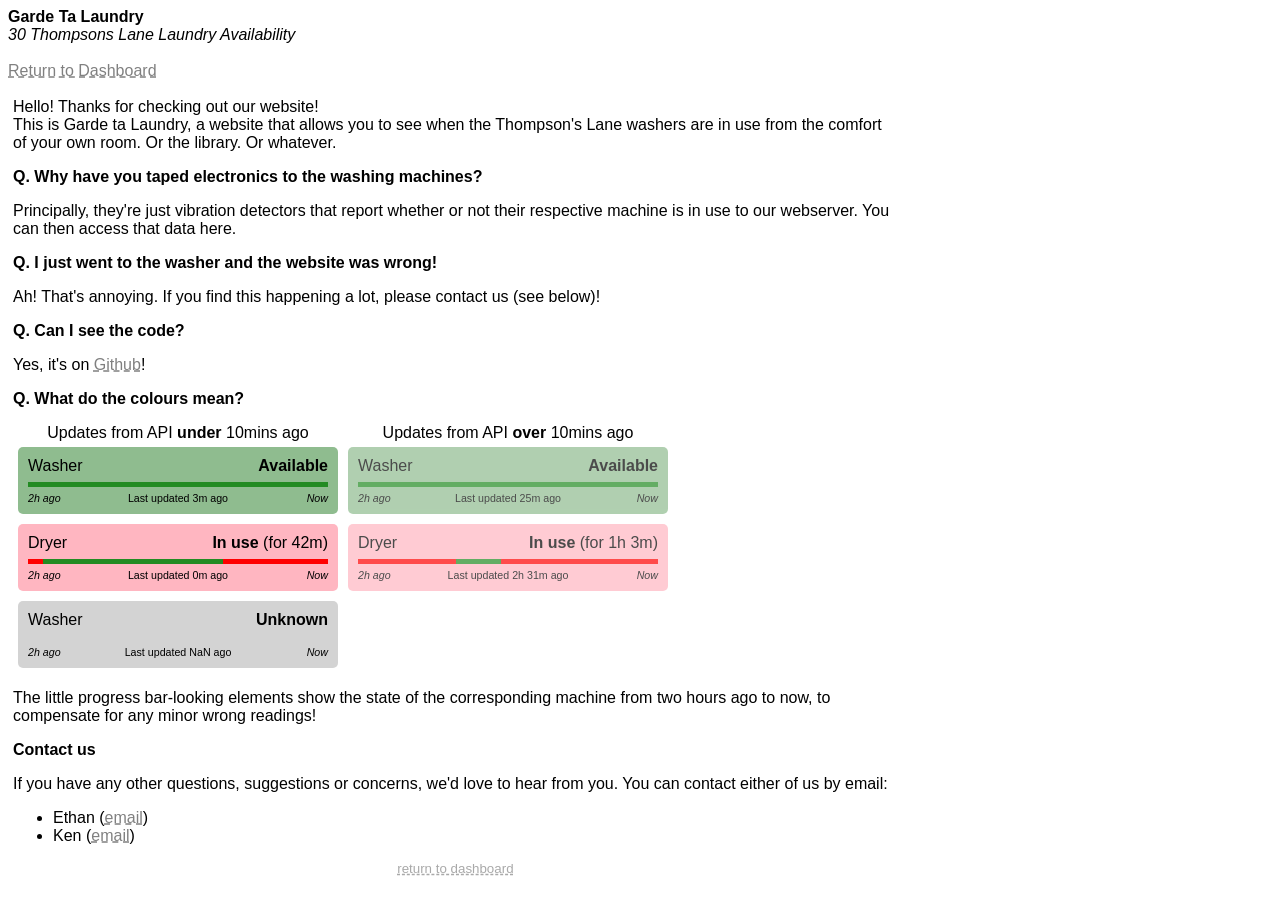
<file: server/pages/about.html>
<!DOCTYPE html>
<html>
    <head>
        <link rel="stylesheet" href="index.css">
        <meta name="viewport" content="width=device-width, initial-scale=1">
        <title>About & FAQ | GTL</title>
    </head>
    <body>
        <div style="width: 100%;">
            <b>Garde Ta Laundry</b><br><i>30 Thompsons Lane Laundry Availability</i>

            <br><br>

            <a class="link" href="../">Return to Dashboard</a>
            <div class="blurb">
                <br>
                Hello! Thanks for checking out our website! <br>

                This is Garde ta Laundry, a website that allows you to see when the Thompson's Lane washers are in use from the comfort of your own room. Or the library. Or whatever. <br>

                <p><b>Q. Why have you taped electronics to the washing machines?</b></p>
                Principally, they're just vibration detectors that report whether or not their respective machine is in use to our webserver. You can then access that data here.
                <br>

                <p><b>Q. I just went to the washer and the website was wrong!</b></p>
                Ah! That's annoying. If you find this happening a lot, please contact us (see below)!
                <br>

                <p><b>Q. Can I see the code?</b></p>
                Yes, it's on <a class="link" href="https://github.com/ethan-the-ethan/garde-ta-laundry">Github</a>!
                <br>

                <p><b>Q. What do the colours mean?</b></p>
                <div class="about_key_largescreen" style="grid-template-rows: auto auto auto auto; grid-template-columns: auto auto; width: 650px;">
                    <a style="justify-self: center; align-self: center;">Updates from API <b>under</b> 10mins ago</a>
                    <a style="justify-self: center; align-self: center;">Updates from API <b>over</b> 10mins ago</a>
                    <div class="machine_div">

                        <div class="not_in_use_div_two">
                            <a style="float: left;">Washer</a> <a style="float:right;"><b>Available</b></a><br>
                            <div class="progress_bar" style="display: grid; grid-template-columns:  100%; width: 100%; height: 5px; margin-top: 7px; border: 2px 50% white;">
                                <div style="background-color: forestgreen; height: 5px;">&nbsp;</div>
                            </div>
                        <div style="display:grid; grid-template-columns: 20% 60% 20%"><i style="font-size: 8pt; float: left; padding-top:5px; justify-self: left;">2h ago</i><a style="font-size: 8pt; float: none; padding-top:5px; justify-self: center;">Last updated 3m ago</a><i style="font-size:8pt; float: right; padding-top:5px; justify-self: right;">Now</i></div>
                        </div>
                    </div>
                    <div class="machine_div">
                        <div class="available_timeout_div" onclick="alert(&quot;This machine has not recieved any updates for more than 10 minutes, so take this data with a pinch of salt!&quot;)">
                            <a style="float: left;">Washer</a> <a style="float:right;"><b>Available</b></a><br>
                            <div class="progress_bar" style="display: grid; grid-template-columns:  100%; width: 100%; height: 5px; margin-top: 7px; border: 2px 50% white;">
                                <div style="background-color: forestgreen; height: 5px;">&nbsp;</div>
                            </div>
                        <div style="display:grid; grid-template-columns: 20% 60% 20%"><i style="font-size: 8pt; float: left; padding-top:5px; justify-self: left;">2h ago</i><a style="font-size: 8pt; float: none; padding-top:5px; justify-self: center;">Last updated 25m ago</a><i style="font-size:8pt; float: right; padding-top:5px; justify-self: right;">Now</i></div>
                        </div>
                    </div>
                    <div class="machine_div">
                        <div class="in_use_div_two">
                            <a style="float: left;">Dryer</a> <a style="float:right;"><b>In use</b> (for 42m)</a><br>
                            <div class="progress_bar" style="display: grid; grid-template-columns:  5% 60% 35%; width: 100%; height: 5px; margin-top: 7px; border: 2px 50% white;">
                                <div style="background-color: red; height: 5px;">&nbsp;</div>
                                <div style="background-color: forestgreen; height: 5px;">&nbsp;</div>
                                <div style="background-color: red; height: 5px;">&nbsp;</div>
                            </div>
                        <div style="display:grid; grid-template-columns: 20% 60% 20%"><i style="font-size: 8pt; float: left; padding-top:5px; justify-self: left;">2h ago</i><a style="font-size: 8pt; float: none; padding-top:5px; justify-self: center;">Last updated 0m ago</a><i style="font-size:8pt; float: right; padding-top:5px; justify-self: right;">Now</i></div>
                        </div>
                    </div>
                    <div class="machine_div">
                        <div class="in_use_timeout_div" onclick="alert(&quot;This machine has not recieved any updates for more than 10 minutes, so take this data with a pinch of salt!&quot;)">
                            <a style="float: left;">Dryer</a> <a style="float:right;"><b>In use</b> (for 1h 3m)</a><br>
                            <div class="progress_bar" style="display: grid; grid-template-columns: 32.5% 15% 52.5%; width: 100%; height: 5px; margin-top: 7px; border: 2px 50% white;">
                                <div style="background-color: red; height: 5px;">&nbsp;</div>
                                <div style="background-color: forestgreen; height: 5px;">&nbsp;</div>
                                <div style="background-color: red; height: 5px;">&nbsp;</div>
                            </div>
                        <div style="display:grid; grid-template-columns: 20% 60% 20%"><i style="font-size: 8pt; float: left; padding-top:5px; justify-self: left;">2h ago</i><a style="font-size: 8pt; float: none; padding-top:5px; justify-self: center;">Last updated 2h 31m ago</a><i style="font-size:8pt; float: right; padding-top:5px; justify-self: right;">Now</i></div>
                        </div>
                    </div>
                    <div class="machine_div">
                        <div class="unknown_div">
                            <a style="float: left;">Washer</a> <a style="float:right;"><b>Unknown</b></a><br>
                            <div class="progress_bar" style="display: grid; grid-template-columns:  100%; width: 100%; height: 5px; margin-top: 7px; border: 2px 50% white;">
                            </div>
                        <div style="display:grid; grid-template-columns: 20% 60% 20%"><i style="font-size: 8pt; float: left; padding-top:5px; justify-self: left;">2h ago</i><a style="font-size: 8pt; float: none; padding-top:5px; justify-self: center;">Last updated NaN ago</a><i style="font-size:8pt; float: right; padding-top:5px; justify-self: right;">Now</i></div>
                        </div>
                    </div>
                </div>

                <div class="about_key_smallscreen" style="grid-template-rows: auto auto auto auto; grid-template-columns: auto; width: 97%;">
                    <a style="justify-self: center; align-self: center;">Updates from API <b>under</b> 10mins ago</a>
                    <div class="machine_div">
                        <div class="not_in_use_div_two">
                            <a style="float: left;">Washer</a> <a style="float:right;"><b>Available</b></a><br>
                            <div class="progress_bar" style="display: grid; grid-template-columns:  100%; width: 100%; height: 5px; margin-top: 7px; border: 2px 50% white;">
                                <div style="background-color: forestgreen; height: 5px;">&nbsp;</div>
                            </div>
                        <div style="display:grid; grid-template-columns: 20% 60% 20%"><i style="font-size: 8pt; float: left; padding-top:5px; justify-self: left;">2h ago</i><a style="font-size: 8pt; float: none; padding-top:5px; justify-self: center;">Last updated 3m ago</a><i style="font-size:8pt; float: right; padding-top:5px; justify-self: right;">Now</i></div>
                        </div>
                    </div>

                    <div class="machine_div">
                        <div class="in_use_div_two">
                            <a style="float: left;">Dryer</a> <a style="float:right;"><b>In use</b> (for 42m)</a><br>
                            <div class="progress_bar" style="display: grid; grid-template-columns:  5% 60% 35%; width: 100%; height: 5px; margin-top: 7px; border: 2px 50% white;">
                                <div style="background-color: red; height: 5px;">&nbsp;</div>
                                <div style="background-color: forestgreen; height: 5px;">&nbsp;</div>
                                <div style="background-color: red; height: 5px;">&nbsp;</div>
                            </div>
                        <div style="display:grid; grid-template-columns: 20% 60% 20%"><i style="font-size: 8pt; float: left; padding-top:5px; justify-self: left;">2h ago</i><a style="font-size: 8pt; float: none; padding-top:5px; justify-self: center;">Last updated 0m ago</a><i style="font-size:8pt; float: right; padding-top:5px; justify-self: right;">Now</i></div>
                        </div>
                    </div>

                    <div class="machine_div">
                        <div class="unknown_div">
                            <a style="float: left;">Washer</a> <a style="float:right;"><b>Unknown</b></a><br>
                            <div class="progress_bar" style="display: grid; grid-template-columns:  100%; width: 100%; height: 5px; margin-top: 7px; border: 2px 50% white;">
                            </div>
                        <div style="display:grid; grid-template-columns: 20% 60% 20%"><i style="font-size: 8pt; float: left; padding-top:5px; justify-self: left;">2h ago</i><a style="font-size: 8pt; float: none; padding-top:5px; justify-self: center;">Last updated NaN ago</a><i style="font-size:8pt; float: right; padding-top:5px; justify-self: right;">Now</i></div>
                        </div>
                    </div>

                    <a style="justify-self: center; align-self: center;"><br>Updates from API <b>over</b> 10mins ago</a>
                    <div class="machine_div">
                        <div class="available_timeout_div" onclick="alert(&quot;This machine has not recieved any updates for more than 10 minutes, so take this data with a pinch of salt!&quot;)">
                            <a style="float: left;">Washer</a> <a style="float:right;"><b>Available</b></a><br>
                            <div class="progress_bar" style="display: grid; grid-template-columns:  100%; width: 100%; height: 5px; margin-top: 7px; border: 2px 50% white;">
                                <div style="background-color: forestgreen; height: 5px;">&nbsp;</div>
                            </div>
                        <div style="display:grid; grid-template-columns: 20% 60% 20%"><i style="font-size: 8pt; float: left; padding-top:5px; justify-self: left;">2h ago</i><a style="font-size: 8pt; float: none; padding-top:5px; justify-self: center;">Last updated 25m ago</a><i style="font-size:8pt; float: right; padding-top:5px; justify-self: right;">Now</i></div>
                        </div>
                    </div>

                    <div class="machine_div">
                        <div class="in_use_timeout_div" onclick="alert(&quot;This machine has not recieved any updates for more than 10 minutes, so take this data with a pinch of salt!&quot;)">
                            <a style="float: left;">Dryer</a> <a style="float:right;"><b>In use</b> (for 1h 3m)</a><br>
                            <div class="progress_bar" style="display: grid; grid-template-columns: 32.5% 15% 52.5%; width: 100%; height: 5px; margin-top: 7px; border: 2px 50% white;">
                                <div style="background-color: red; height: 5px;">&nbsp;</div>
                                <div style="background-color: forestgreen; height: 5px;">&nbsp;</div>
                                <div style="background-color: red; height: 5px;">&nbsp;</div>
                            </div>
                        <div style="display:grid; grid-template-columns: 20% 60% 20%"><i style="font-size: 8pt; float: left; padding-top:5px; justify-self: left;">2h ago</i><a style="font-size: 8pt; float: none; padding-top:5px; justify-self: center;">Last updated 2h 31m ago</a><i style="font-size:8pt; float: right; padding-top:5px; justify-self: right;">Now</i></div>
                        </div>
                    </div>

                </div>

                <p>The little progress bar-looking elements show the state of the corresponding machine from two hours ago to now, to compensate for any minor wrong readings!</p>

                <p><b>Contact us</b></p>
                If you have any other questions, suggestions or concerns, we'd love to hear from you. You can contact either of us by email:
                <ul>
                    <li>Ethan (<a class="link" href="mailto:erl54@cam.ac.uk">email</a>)</li>
                    <li>Ken (<a class="link" href="mailto:kak50@cam.ac.uk">email</a>)</li>
                </ul>

                <p style="display: flex; justify-content: center; text-align: center;"><a href='../' style="font-size: 10pt; color: darkgray; text-decoration: underline dashed; width: 100%;">return to dashboard</a></p>
            </div>
        </div>
    </body>
</html>
</file>
<file: server/pages/index.css>
body {
    background-color: white;
    color: black;
    font-family: inter, Arial, Helvetica, sans-serif;
}

.in_use_div_two {
    background-color: lightpink;
    color: black;
    padding: 10px;
    border-radius: 5px;
    text-align: left;
    display: inline-block;
    margin: 5px;
}

.not_in_use_div_two {
    background-color: darkseagreen;
    color: black;
    padding: 10px;
    border-radius: 5px;
    text-align: left;
    display: inline-block;
    margin: 5px;
}

.unknown_div {
    background-color: lightgray;
    color: black;
    padding: 10px;
    border-radius: 5px;
    text-align: left;
    display: inline-block;
    margin: 5px;
}

.available_timeout_div {
    background-color: darkseagreen;
    opacity: 0.7;
    color: black;
    padding: 10px;
    border-radius: 5px;
    text-align: left;
    display: inline-block;
    margin: 5px;
}

.in_use_timeout_div {
    background-color: lightpink;
    opacity: 0.7;
    color: black;
    padding: 10px;
    border-radius: 5px;
    text-align: left;
    display: inline-block;
    margin: 5px;
}

.contact_text {
    color: grey;
    font-size: 10pt;
    display: inline-block;
    text-align: center;
}

.link {
    color: grey;
    display: inline-block;
    text-align: center;
    text-decoration: underline dashed;
}



@media (min-width: 700px) {
    .in_use_div_two {
        min-width: 300px;
    }

    .not_in_use_div_two {
        min-width: 300px;
    }

    .unknown_div {
        min-width: 300px;
    }

    .available_timeout_div {
        min-width: 300px;
    }

    .in_use_timeout_div {
        min-width: 300px;
    }

    .machine_div {
        align-items: center;
        align-content: center;
        display: inline-block;
    }

    .contact_text {
        width: 650px;
    }

    .about_key_largescreen {
        display: grid;
    }

    .about_key_smallscreen {
        display: none;
    }

    .blurb {
        max-width: 70%;
        margin-left: 5px;
    }
}

@media (max-width: 700px) {
    .in_use_div_two {
        width: 92%;
    }

    .not_in_use_div_two {
        width: 92%;
    }

    .unknown_div {
        width: 92%;
    }

    .available_timeout_div {
        width: 92%;
    }

    .in_use_timeout_div {
        width: 92%;
    }

    .contact_text {
        width: 100%;
    }

    .about_key_largescreen {
        display: none;
    }

    .about_key_smallscreen {
        display: grid;
    }

    .blurb {
        margin-left: 5px;
        margin-right: 5px;
    }
}
</file>
